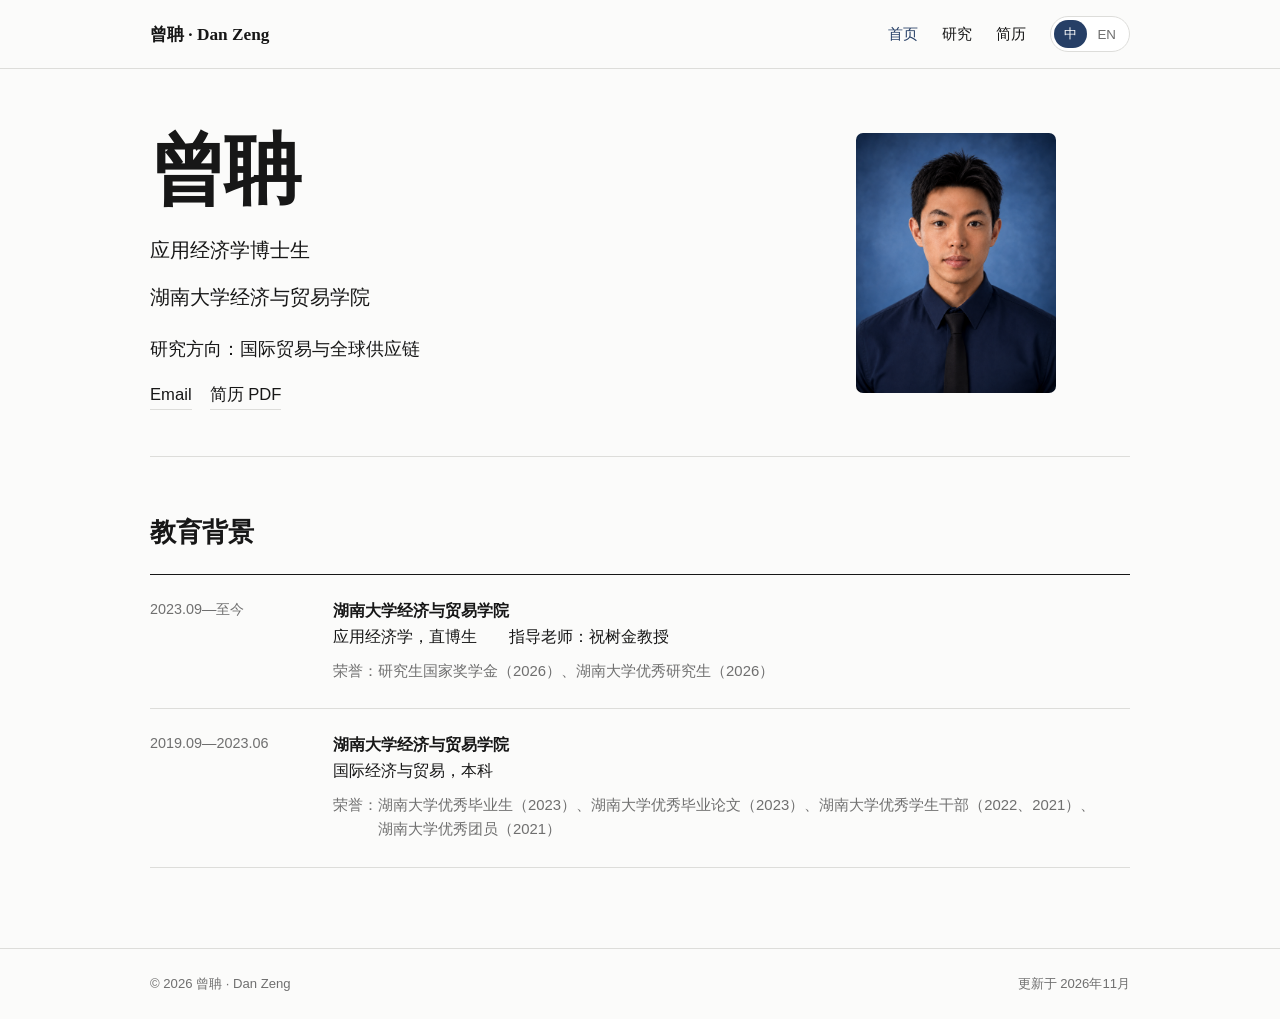
<file: index.html>
<!doctype html>
<html lang="zh-CN">
<head>
  <meta charset="utf-8">
  <meta name="viewport" content="width=device-width,initial-scale=1">
  <meta name="description" content="曾聃（Dan Zeng），湖南大学经济与贸易学院应用经济学博士生，研究方向为国际贸易与全球供应链。">
  <title>曾聃｜Dan Zeng</title>
  <link rel="stylesheet" href="assets/style.css">
</head>
<body data-page="home">

<header>
  <nav class="shell">
    <a class="brand" href="index.html">
      <span class="zh-inline">曾聃<span class="brand-sub"> · Dan Zeng</span></span>
      <span class="en-inline">Dan Zeng</span>
    </a>
    <div class="nav-right">
      <a class="nav-link current" href="index.html">
        <span class="zh-inline">首页</span>
        <span class="en-inline">Home</span>
      </a>
      <a class="nav-link" href="research/">
        <span class="zh-inline">研究</span>
        <span class="en-inline">Research</span>
      </a>
      <a class="cvnav zh-inline" href="assets/Dan_Zeng_CV.pdf?v=20261122g" download="曾聃_CV.pdf">简历</a>
      <a class="cvnav en-inline" href="assets/Dan_Zeng_CV.pdf?v=20261122g" download="Dan_Zeng_CV.pdf">CV</a>
      <div class="lang">
        <button class="active" data-lang="zh">
          <span class="zh-inline">中</span>
          <span class="en-inline">ZH</span>
        </button>
        <button data-lang="en">EN</button>
      </div>
    </div>
  </nav>
</header>

<main class="shell">
<section class="active">
<div data-zh="">
<div class="hero">
<div>
<h1>曾聃</h1>
<div class="identity">
<div>应用经济学博士生</div>
<div class="aff">湖南大学经济与贸易学院</div>
</div>
<div class="interest-inline">研究方向：国际贸易与全球供应链</div><div class="contact">
<a href="mailto:danzeng0505@gmail.com">Email</a>
<a download="曾聃_CV.pdf" href="assets/Dan_Zeng_CV.pdf?v=20261122g">简历 PDF</a>
</div>
</div>
<aside class="side"><img alt="曾聃" class="photo" src="assets/profile.png"/></aside>
</div>
<section class="section">
<h2 class="section-title">教育背景</h2>
<div class="edu-list">
<div class="edu"><div class="date">2023.09—至今</div><div><strong>湖南大学经济与贸易学院</strong><br/>应用经济学，直博生<span class="mentor">指导老师：祝树金教授</span><div class="edu-honors"><span class="hl">荣誉：</span><span><span class="honor">研究生国家奖学金（2026）</span>、<span class="honor">湖南大学优秀研究生（2026）</span></span></div></div></div>
<div class="edu"><div class="date">2019.09—2023.06</div><div><strong>湖南大学经济与贸易学院</strong><br/>国际经济与贸易，本科<div class="edu-honors"><span class="hl">荣誉：</span><span><span class="honor">湖南大学优秀毕业生（2023）</span>、<span class="honor">湖南大学优秀毕业论文（2023）</span>、<span class="honor">湖南大学优秀学生干部（2022、2021）</span>、<span class="honor">湖南大学优秀团员（2021）</span></span></div></div></div>
</div>
</section>
</div>
<div data-en="">
<div class="hero">
<div>
<h1>Dan Zeng</h1>
<div class="identity">
<div>Ph.D. Student in Applied Economics</div>
<div class="aff">School of Economics and Trade, Hunan University</div>
</div>
<div class="interest-inline">Research Interest: International Trade and Global Supply Chains</div><div class="contact">
<a href="mailto:danzeng0505@gmail.com">Email</a>
<a download="Dan_Zeng_CV.pdf" href="assets/Dan_Zeng_CV.pdf?v=20261122g">CV PDF</a>
</div>
</div>
<aside class="side"><img alt="Dan Zeng" class="photo" src="assets/profile.png"/></aside>
</div>
<section class="section">
<h2 class="section-title">Education</h2>
<div class="edu-list">
<div class="edu"><div class="date">September 2023–Present</div><div><strong>School of Economics and Trade, Hunan University</strong><br/>Ph.D. Student in Applied Economics<span class="mentor">Advisor: Professor Shujin Zhu</span><div class="edu-honors"><span class="hl">Honors:&nbsp;</span><span>National Scholarship for Graduate Students (2026); Outstanding Graduate Student, Hunan University (2026)</span></div></div></div>
<div class="edu"><div class="date">September 2019–June 2023</div><div><strong>School of Economics and Trade, Hunan University</strong><br/>Bachelor of Economics in International Economics and Trade<div class="edu-honors"><span class="hl">Honors:&nbsp;</span><span>Outstanding Graduate, Hunan University (2023); Outstanding Undergraduate Thesis, Hunan University (2023); Outstanding Student Leader, Hunan University (2022, 2021); Outstanding Communist Youth League Member, Hunan University (2021)</span></div></div></div>
</div>
</section>
</div>
</section>
</main>

<footer>
  <div class="footer shell">
    <span class="zh-inline">© 2026 曾聃 · Dan Zeng</span>
    <span class="en-inline">© 2026 Dan Zeng</span>
    <span class="zh-inline">更新于 2026年11月</span>
    <span class="en-inline">Last updated: November 2026</span>
  </div>
</footer>

<script src="assets/site.js"></script>
</body>
</html>
</file>
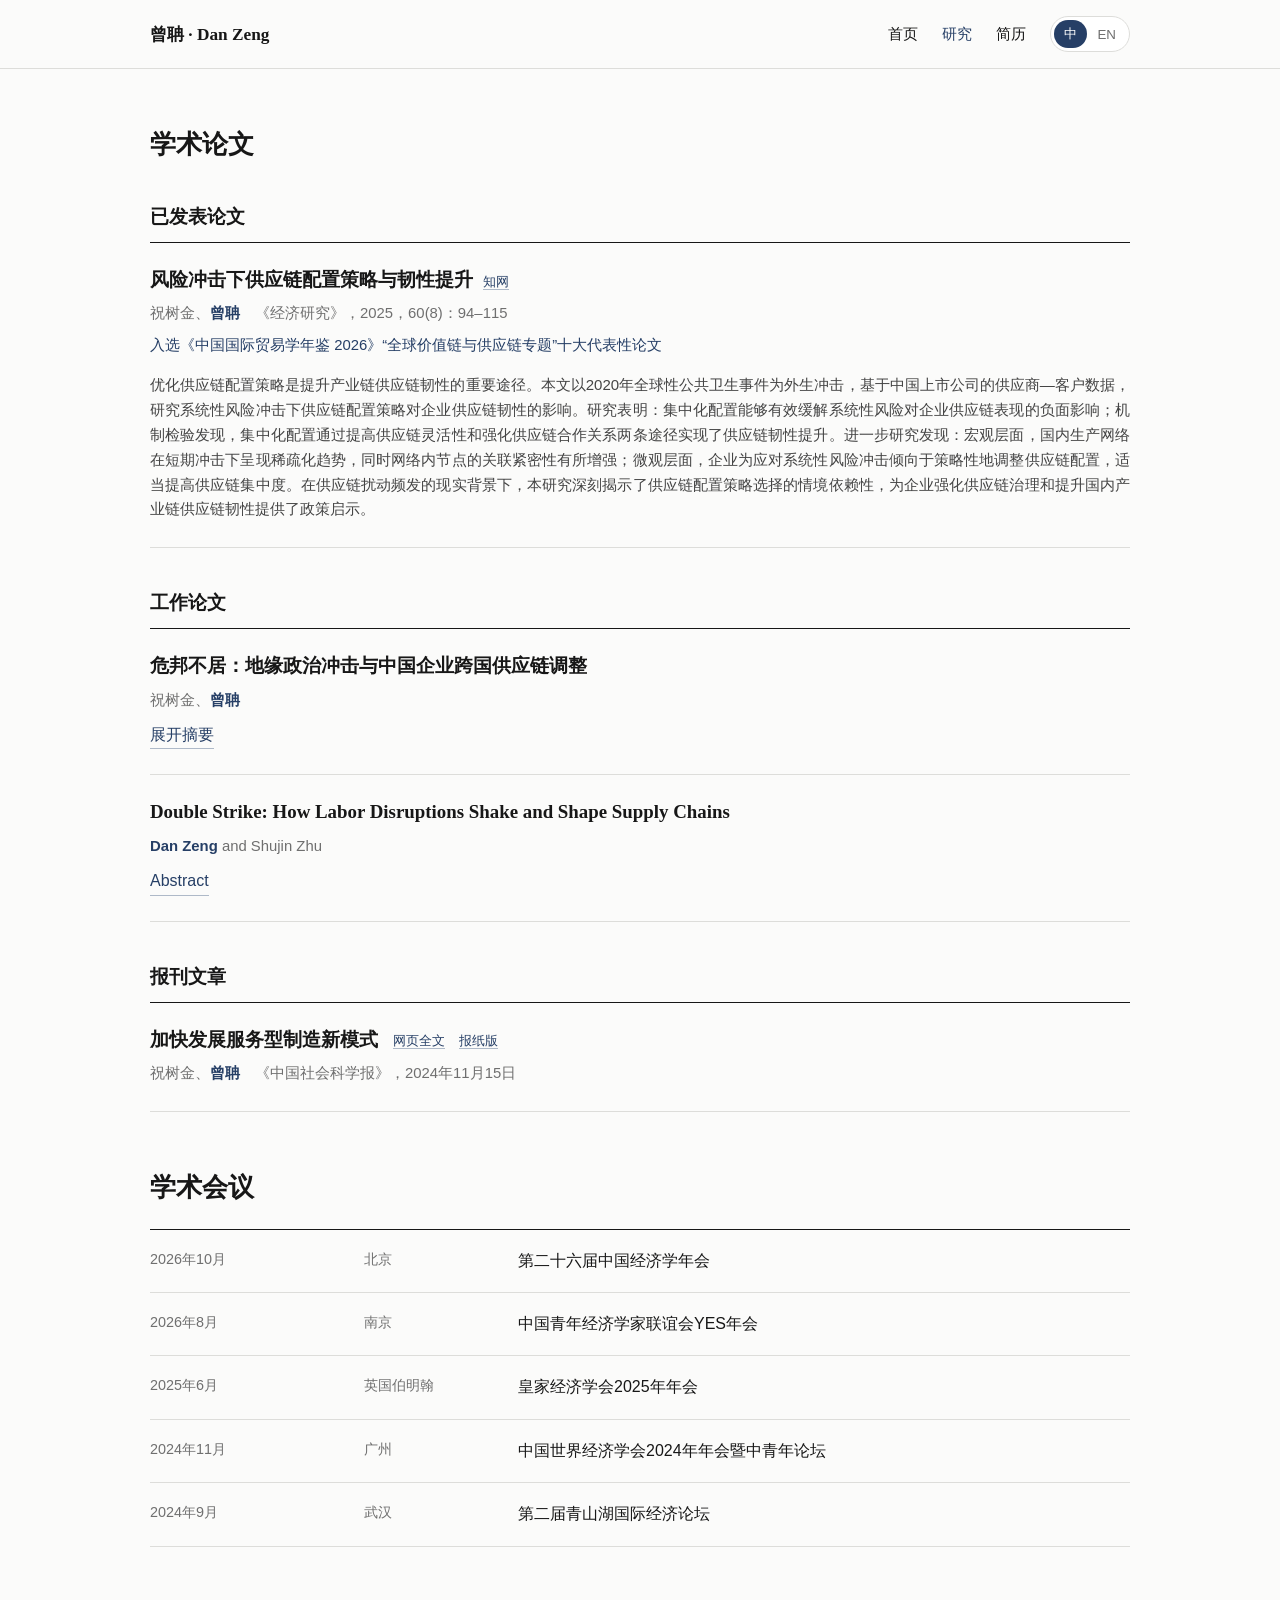
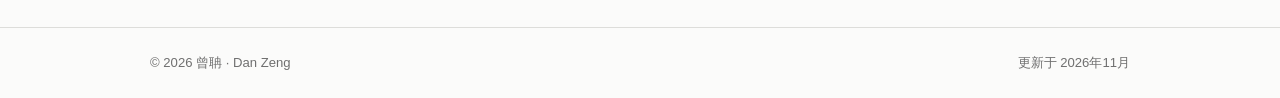
<file: research/index.html>
<!doctype html>
<html lang="zh-CN">
<head>
  <meta charset="utf-8">
  <meta name="viewport" content="width=device-width,initial-scale=1">
  <meta name="description" content="曾聃（Dan Zeng）的学术论文、学术会议与学术荣誉。">
  <title>研究｜曾聃</title>
  <link rel="stylesheet" href="../assets/style.css">
</head>
<body data-page="research">

<header>
  <nav class="shell">
    <a class="brand" href="../index.html">
      <span class="zh-inline">曾聃<span class="brand-sub"> · Dan Zeng</span></span>
      <span class="en-inline">Dan Zeng</span>
    </a>
    <div class="nav-right">
      <a class="nav-link" href="../index.html">
        <span class="zh-inline">首页</span>
        <span class="en-inline">Home</span>
      </a>
      <a class="nav-link current" href="../research/">
        <span class="zh-inline">研究</span>
        <span class="en-inline">Research</span>
      </a>
      <a class="cvnav zh-inline" href="../assets/Dan_Zeng_CV.pdf?v=20261122g" download="曾聃_CV.pdf">简历</a>
      <a class="cvnav en-inline" href="../assets/Dan_Zeng_CV.pdf?v=20261122g" download="Dan_Zeng_CV.pdf">CV</a>
      <div class="lang">
        <button class="active" data-lang="zh">
          <span class="zh-inline">中</span>
          <span class="en-inline">ZH</span>
        </button>
        <button data-lang="en">EN</button>
      </div>
    </div>
  </nav>
</header>

<main class="shell">
<section class="">
<div data-zh="">
<section class="section">
<h2 class="section-title">学术论文</h2>
<h3 class="group-title">已发表论文</h3>
<div class="list">
<article class="entry">
<h3>风险冲击下供应链配置策略与韧性提升<a class="title-link" href="https://kns.cnki.net/kcms2/article/abstract?v=sUuNT8fGw0Y4GY1G13evHXnvsUGWFtTm3AGxuzc1XYbuRYYMuDi2vYIaDCOghoCq0rCmxSfjYTHoL0XJnp8tQxZayFyf7AiQIaCvtNJuviTf3BXlZ0Lkf_RaX3jJgqE-dHSLR-b7Gu_nHkRjNMzJjn4wbtHKgWnX2K0snzRrlSoRZ4gO3MzoKQ==&amp;uniplatform=NZKPT&amp;language=CHS" target="_blank">知网</a></h3>
<div class="pub-meta">祝树金、<strong>曾聃</strong>　《经济研究》，2025，60(8)：94–115</div>
<div class="pub-note">入选《中国国际贸易学年鉴 2026》“全球价值链与供应链专题”十大代表性论文</div>
<p class="paper-abstract">优化供应链配置策略是提升产业链供应链韧性的重要途径。本文以2020年全球性公共卫生事件为外生冲击，基于中国上市公司的供应商—客户数据，研究系统性风险冲击下供应链配置策略对企业供应链韧性的影响。研究表明：集中化配置能够有效缓解系统性风险对企业供应链表现的负面影响；机制检验发现，集中化配置通过提高供应链灵活性和强化供应链合作关系两条途径实现了供应链韧性提升。进一步研究发现：宏观层面，国内生产网络在短期冲击下呈现稀疏化趋势，同时网络内节点的关联紧密性有所增强；微观层面，企业为应对系统性风险冲击倾向于策略性地调整供应链配置，适当提高供应链集中度。在供应链扰动频发的现实背景下，本研究深刻揭示了供应链配置策略选择的情境依赖性，为企业强化供应链治理和提升国内产业链供应链韧性提供了政策启示。</p>
</article>
</div>
<h3 class="group-title">工作论文</h3>
<div class="list">
<article class="entry">
<h3>危邦不居：地缘政治冲击与中国企业跨国供应链调整</h3>
<div class="authors">祝树金、<strong>曾聃</strong></div>
<div class="actions"><button onclick="toggleAbs('geo-zh',this,'展开摘要','收起摘要')">展开摘要</button></div>
<div class="abstract" id="geo-zh">地缘政治博弈正在深刻重塑国际经贸秩序与全球生产分工格局，维护产业链供应链安全稳定的重要性日益凸显。本文基于GDELT新闻大数据和FactSet Revere全球供应链数据，构造中国与海外来源国之间的双边地缘政治冲击指标，考察其对中国上市公司跨国供应链调整的影响。研究发现，双边地缘政治冲击显著增加了企业在受影响来源国的供应商关系终止数，使其在该来源国的供应商关系数量净减少；机制检验发现，企业地缘政治风险感知是上述影响的重要传导渠道，形成具体风险预期的企业关系终止数更多；从效率与安全选择偏向来看，地缘政治冲击使企业在终止既有供应商关系时更侧重于安全优先而规避潜在风险。进一步考察企业整体跨国供应链布局发现，企业在短期内主要通过在既有来源国范围内调整供应商组合以应对地缘政治冲击。本研究系统揭示了地缘政治冲击下中国企业跨国供应链调整的特征与路径，为更好统筹发展和安全、防范和应对地缘政治风险提供了政策启示。</div>
</article>
<article class="entry">
<h3 lang="en">Double Strike: How Labor Disruptions Shake and Shape Supply Chains</h3>
<div class="authors"><strong>Dan Zeng</strong> and Shujin Zhu</div>
<div class="actions"><button onclick="toggleAbs('double-zh',this,'Abstract','Hide abstract')">Abstract</button></div>
<div class="abstract" id="double-zh" lang="en">This paper studies the propagation of labor disruptions through supply chains and the role of diversification in shaping resilience. Using data on 5 million supply chain relationships and major work stoppages in the United States, we document three key facts: strikes propagate mainly upstream, causing substantial revenue losses for suppliers while leaving customers largely unaffected; diversification weakens resilience, as the costs of managing diverse networks outweigh risk-sharing benefits; affected suppliers lose more customers and acquire fewer new ones, especially among diversified suppliers. These findings reveal potential vulnerabilities of diversification strategies in risk management.</div>
</article>
</div>
<h3 class="group-title">报刊文章</h3>
<div class="list">
<article class="entry">
<h3>加快发展服务型制造新模式 <a class="title-link" href="https://www.cssn.cn/skgz/bwyc/202411/t20241115_5802596.shtml" target="_blank">网页全文</a> <a class="title-link" href="https://epaper.csstoday.cn/epaper/read.do?m=i&amp;iid=6964&amp;eid=50230&amp;idate=12_2024-11-15_A04" target="_blank">报纸版</a></h3>
<div class="pub-meta">祝树金、<strong>曾聃</strong>　《中国社会科学报》，2024年11月15日</div>
</article>
</div>
</section>
<section class="section">
<h2 class="section-title">学术会议</h2>
<div class="conference-list">
<div class="conference-row"><div class="conf-date">2026年10月</div><div class="conf-place">北京</div><div>第二十六届中国经济学年会</div></div>
<div class="conference-row"><div class="conf-date">2026年8月</div><div class="conf-place">南京</div><div>中国青年经济学家联谊会YES年会</div></div>
<div class="conference-row"><div class="conf-date">2025年6月</div><div class="conf-place">英国伯明翰</div><div>皇家经济学会2025年年会</div></div>
<div class="conference-row"><div class="conf-date">2024年11月</div><div class="conf-place">广州</div><div>中国世界经济学会2024年年会暨中青年论坛</div></div>
<div class="conference-row"><div class="conf-date">2024年9月</div><div class="conf-place">武汉</div><div>第二届青山湖国际经济论坛</div></div>
</div>
</section>
</div>
<div data-en="">
<section class="section">
<h2 class="section-title">Research Papers</h2>
<h3 class="group-title">Publication</h3>
<div class="list">
<article class="entry">
<h3>Supply Chain Configuration Strategies and Resilience Enhancement under Risk Shocks<a class="title-link" href="https://kns.cnki.net/kcms2/article/abstract?v=sUuNT8fGw0Y4GY1G13evHXnvsUGWFtTm3AGxuzc1XYbuRYYMuDi2vYIaDCOghoCq0rCmxSfjYTHoL0XJnp8tQxZayFyf7AiQIaCvtNJuviTf3BXlZ0Lkf_RaX3jJgqE-dHSLR-b7Gu_nHkRjNMzJjn4wbtHKgWnX2K0snzRrlSoRZ4gO3MzoKQ==&amp;uniplatform=NZKPT&amp;language=CHS" target="_blank">CNKI</a></h3>
<div class="pub-meta">Shujin Zhu and <strong>Dan Zeng</strong> · <em>Economic Research Journal</em>, 2025, 60(8): 94–115</div>
<div class="pub-note">Selected as one of the Top Ten Representative Papers in the “Global Value Chains and Supply Chains” section, <em>China International Trade Yearbook 2026</em></div>
<p class="paper-abstract">Optimizing supply-chain configuration is an important means of strengthening supply-chain resilience. Taking the global public-health emergency in 2020 as an exogenous shock and using supplier–customer data for Chinese listed firms, this paper examines how supply-chain configuration affects firm resilience under systemic risk. Concentrated configurations significantly mitigate the adverse effects of systemic risk on supply-chain performance. This effect operates through greater supply-chain flexibility and stronger cooperative relationships. At the macro level, domestic production networks become sparser after a short-run shock while ties among remaining nodes become closer. At the micro level, firms respond strategically by moderately increasing supply-chain concentration. The findings highlight the context dependence of supply-chain configuration choices and provide implications for supply-chain governance and resilience.</p>
</article>
</div>
<h3 class="group-title">Working Papers</h3>
<div class="list">
<article class="entry">
<h3>Avoiding Troubled Countries: Geopolitical Shocks and the Reconfiguration of Chinese Firms’ Global Supply Chains</h3>
<div class="authors">Shujin Zhu and <strong>Dan Zeng</strong></div>
<div class="actions"><button onclick="toggleAbs('geo-en',this,'Abstract','Hide abstract')">Abstract</button></div>
<div class="abstract" id="geo-en">Geopolitical rivalry is profoundly reshaping the international economic and trade order and the global division of production, making the security and stability of industrial and supply chains increasingly important. Using GDELT news data and FactSet Revere global supply-chain data, this paper constructs bilateral geopolitical-shock measures between China and foreign source countries and examines their effects on the cross-border supply-chain adjustments of Chinese listed firms. Bilateral geopolitical shocks significantly increase the number of supplier relationships terminated in the affected source country and reduce firms’ net number of supplier relationships there. Firms’ perceived geopolitical risk is an important transmission channel: firms that form concrete expectations of risk terminate more relationships. When balancing efficiency and security, firms place greater weight on security and avoid potential risks when terminating incumbent supplier relationships. In the short run, firms mainly respond by reconfiguring suppliers within their existing set of source countries. The findings document how Chinese firms adjust cross-border supply chains under geopolitical shocks and provide implications for coordinating development and security and managing geopolitical risk.</div>
</article>
<article class="entry">
<h3>Double Strike: How Labor Disruptions Shake and Shape Supply Chains</h3>
<div class="authors"><strong>Dan Zeng</strong> and Shujin Zhu</div>
<div class="actions"><button onclick="toggleAbs('double-en',this,'Abstract','Hide abstract')">Abstract</button></div>
<div class="abstract" id="double-en">This paper studies the propagation of labor disruptions through supply chains and the role of diversification in shaping resilience. Using data on 5 million supply chain relationships and major work stoppages in the United States, we document three key facts: strikes propagate mainly upstream, causing substantial revenue losses for suppliers while leaving customers largely unaffected; diversification weakens resilience, as the costs of managing diverse networks outweigh risk-sharing benefits; affected suppliers lose more customers and acquire fewer new ones, especially among diversified suppliers. These findings reveal potential vulnerabilities of diversification strategies in risk management.</div>
</article>
</div>
<h3 class="group-title">Newspaper Article</h3>
<div class="list">
<article class="entry">
<h3>Accelerating the Development of New Service-Oriented Manufacturing Models <a class="title-link" href="https://www.cssn.cn/skgz/bwyc/202411/t20241115_5802596.shtml" target="_blank">Web Article</a> <a class="title-link" href="https://epaper.csstoday.cn/epaper/read.do?m=i&amp;iid=6964&amp;eid=50230&amp;idate=12_2024-11-15_A04" target="_blank">Print Edition</a></h3>
<div class="pub-meta">Shujin Zhu and <strong>Dan Zeng</strong> · <em>Chinese Social Sciences Today</em>, November 15, 2024</div>
</article>
</div>
</section>
<section class="section">
<h2 class="section-title">Conferences</h2>
<div class="conference-list">
<div class="conference-row"><div class="conf-date">October 2026</div><div class="conf-place">Beijing, China</div><div>26th China Economics Annual Conference</div></div>
<div class="conference-row"><div class="conf-date">August 2026</div><div class="conf-place">Nanjing, China</div><div>Young Economist Society (YES) Annual Conference</div></div>
<div class="conference-row"><div class="conf-date">June 2025</div><div class="conf-place">Birmingham, UK</div><div>Royal Economic Society 2025 Annual Conference</div></div>
<div class="conference-row"><div class="conf-date">November 2024</div><div class="conf-place">Guangzhou, China</div><div>2024 Annual Conference and Young Scholars Forum of the Chinese Society of World Economics</div></div>
<div class="conference-row"><div class="conf-date">September 2024</div><div class="conf-place">Wuhan, China</div><div>Second Qingshan Lake International Economics Forum</div></div>
</div>
</section>
</div>
</section>
</main>

<footer>
  <div class="footer shell">
    <span class="zh-inline">© 2026 曾聃 · Dan Zeng</span>
    <span class="en-inline">© 2026 Dan Zeng</span>
    <span class="zh-inline">更新于 2026年11月</span>
    <span class="en-inline">Last updated: November 2026</span>
  </div>
</footer>

<script src="../assets/site.js"></script>
</body>
</html>
</file>
<file: assets/style.css>
:root {
  --bg: #fbfbfa;
  --text: #171717;
  --muted: #6f6f6f;
  --line: #ddddda;
  --accent: #263f66;
  --max: 980px;
  --serif: Georgia, "Times New Roman", "Songti SC", serif;
}

* { box-sizing: border-box; }
html { scroll-behavior: smooth; }
body {
  margin: 0;
  background: var(--bg);
  color: var(--text);
  font-family: "Noto Sans SC", "PingFang SC", "Microsoft YaHei", -apple-system, BlinkMacSystemFont, "Segoe UI", sans-serif;
  line-height: 1.65;
}
a { color: inherit; text-decoration: none; }
a:hover { color: var(--accent); }
.shell { width: min(calc(100% - 40px), var(--max)); margin: auto; }

/* 中英文切换 */
[data-en] { display: none; }
body.en [data-zh] { display: none; }
body.en [data-en] { display: block; }
body.en .zh-inline { display: none; }
body:not(.en) .en-inline { display: none; }

/* 顶部导航 */
header {
  position: sticky;
  top: 0;
  z-index: 5;
  background: rgba(251, 251, 250, .94);
  border-bottom: 1px solid var(--line);
  backdrop-filter: blur(12px);
}
nav { min-height: 68px; display: flex; align-items: center; justify-content: space-between; gap: 24px; }
.brand { font: 700 1.08rem Georgia, serif; white-space: nowrap; }
.nav-right { display: flex; align-items: center; gap: 24px; font-size: .93rem; }
.nav-link, .cvnav { white-space: nowrap; }
.nav-link { cursor: pointer; }
.nav-link.current { color: var(--accent); }
.lang { display: flex; padding: 3px; border: 1px solid var(--line); border-radius: 999px; background: white; }
.lang button { border: 0; background: transparent; border-radius: 999px; padding: 5px 10px; color: var(--muted); cursor: pointer; }
.lang button.active { background: var(--accent); color: #fff; }

main { padding-bottom: 80px; }

/* 首页顶部：姓名、身份、照片 */
.hero {
  display: grid;
  grid-template-columns: 520px 200px;
  column-gap: 186px;
  row-gap: 65px;
  justify-content: start;
  align-items: start;
  padding: 64px 0 46px;
  border-bottom: 1px solid var(--line);
}
.hero > div:first-child { display: flex; flex-direction: column; align-items: flex-start; }
h1 {
  margin: 0 0 26px;
  font: 600 clamp(3rem, 6vw, 5rem)/1 var(--serif);
  letter-spacing: -.035em;
}
.identity { display: flex; flex-direction: column; gap: 18px; font-size: 1.22rem; line-height: 1.48; }
.interest-inline { margin-top: 24px; font-size: 1.12rem; line-height: 1.55; }
.contact { display: flex; flex-wrap: wrap; gap: 10px 18px; margin-top: 18px; font-size: 1.04rem; }
.contact a { border-bottom: 1px solid var(--line); }
.side { display: flex; flex-direction: column; align-items: flex-start; width: 100%; }
.photo {
  width: 200px;
  height: 260px;
  object-fit: cover;
  object-position: center 14%;
  border-radius: 7px;
}

/* 栏目通用 */
.section { padding-top: 58px; }
.section-title { margin: 0 0 24px; font: 600 1.65rem var(--serif); }
.group-title { margin: 42px 0 12px; font: 600 1.2rem var(--serif); }
.edu-list, .list { border-top: 1px solid var(--text); }

/* 教育背景 */
.edu { display: grid; grid-template-columns: 155px 1fr; gap: 28px; padding: 23px 0 25px; border-bottom: 1px solid var(--line); }
.date { color: var(--muted); font-size: .9rem; }
.mentor { margin-left: 2em; }
.edu-honors { display: flex; margin-top: 8px; color: var(--muted); font-size: .93rem; }
.edu-honors .hl { flex: none; }
.honor { white-space: nowrap; }

/* 论文条目 */
.entry { padding: 23px 0 25px; border-bottom: 1px solid var(--line); }
.entry h3 { margin: 0; font: 600 1.18rem/1.5 var(--serif); }
.authors, .pub-meta { margin-top: 7px; color: var(--muted); font-size: .93rem; }
.authors strong, .pub-meta strong { color: var(--accent); font-weight: 800; }
.pub-note { margin-top: 7px; color: var(--accent); font-size: .93rem; }
.title-link { margin-left: 10px; color: var(--accent); font-size: .84rem; font-weight: 500; border-bottom: 1px solid #aeb9c8; vertical-align: middle; }
.actions { margin-top: 10px; display: flex; gap: 16px; flex-wrap: wrap; }
.actions button { border: 0; background: none; padding: 0; color: var(--accent); font: inherit; cursor: pointer; border-bottom: 1px solid #aeb9c8; }
.abstract { display: none; margin: 16px 0 0; padding-left: 16px; border-left: 2px solid var(--line); color: #444; font-size: .94rem; text-align: justify; }
.paper-abstract { margin: 16px 0 0; color: #444; font-size: .94rem; text-align: justify; }

/* 学术会议 */
.conference-row { display: grid; grid-template-columns: 190px 130px 1fr; gap: 24px; padding: 18px 0; border-bottom: 1px solid var(--line); }
.conference-row:first-child { border-top: 1px solid var(--text); }
.conf-date, .conf-place { color: var(--muted); font-size: .9rem; }


/* 页脚 */
footer { border-top: 1px solid var(--line); color: var(--muted); font-size: .82rem; }
.footer { min-height: 70px; display: flex; align-items: center; justify-content: space-between; }

/* 窄屏 */
@media (max-width: 980px) {
  .hero { grid-template-columns: minmax(0, 1fr) 180px; column-gap: 70px; }
  .photo { width: 180px; height: 234px; }
}
@media (max-width: 760px) {
  .shell { width: min(calc(100% - 28px), var(--max)); }
  .nav-right { gap: 13px; }
  .hero { grid-template-columns: minmax(0, 1fr) 150px; column-gap: 28px; }
  .identity { gap: 14px; font-size: 1.08rem; }
  .interest-inline { margin-top: 20px; font-size: 1rem; }
  .contact { font-size: .98rem; }
  .photo { width: 145px; height: 188px; }
  .edu { grid-template-columns: 1fr; gap: 5px; }
  .mentor { margin-left: 1.5em; }
}
@media (max-width: 650px) {
  .conference-row { grid-template-columns: 1fr; gap: 3px; }
}
@media (max-width: 560px) {
  .hero { grid-template-columns: 1fr; row-gap: 26px; }
  .photo { width: 128px; height: 166px; }
}
@media (max-width: 520px) {
  .brand { font-size: 1rem; }
  .nav-right { gap: 11px; font-size: .86rem; }
  .mentor { display: inline; margin-left: 1em; }
}
@media (max-width: 420px) {
  .brand-sub { display: none; }
}
@media (max-width: 360px) {
  .honor { white-space: normal; }
  nav { gap: 12px; }
  .nav-right { gap: 9px; }
  .lang button { padding: 4px 8px; }
}
</file>
